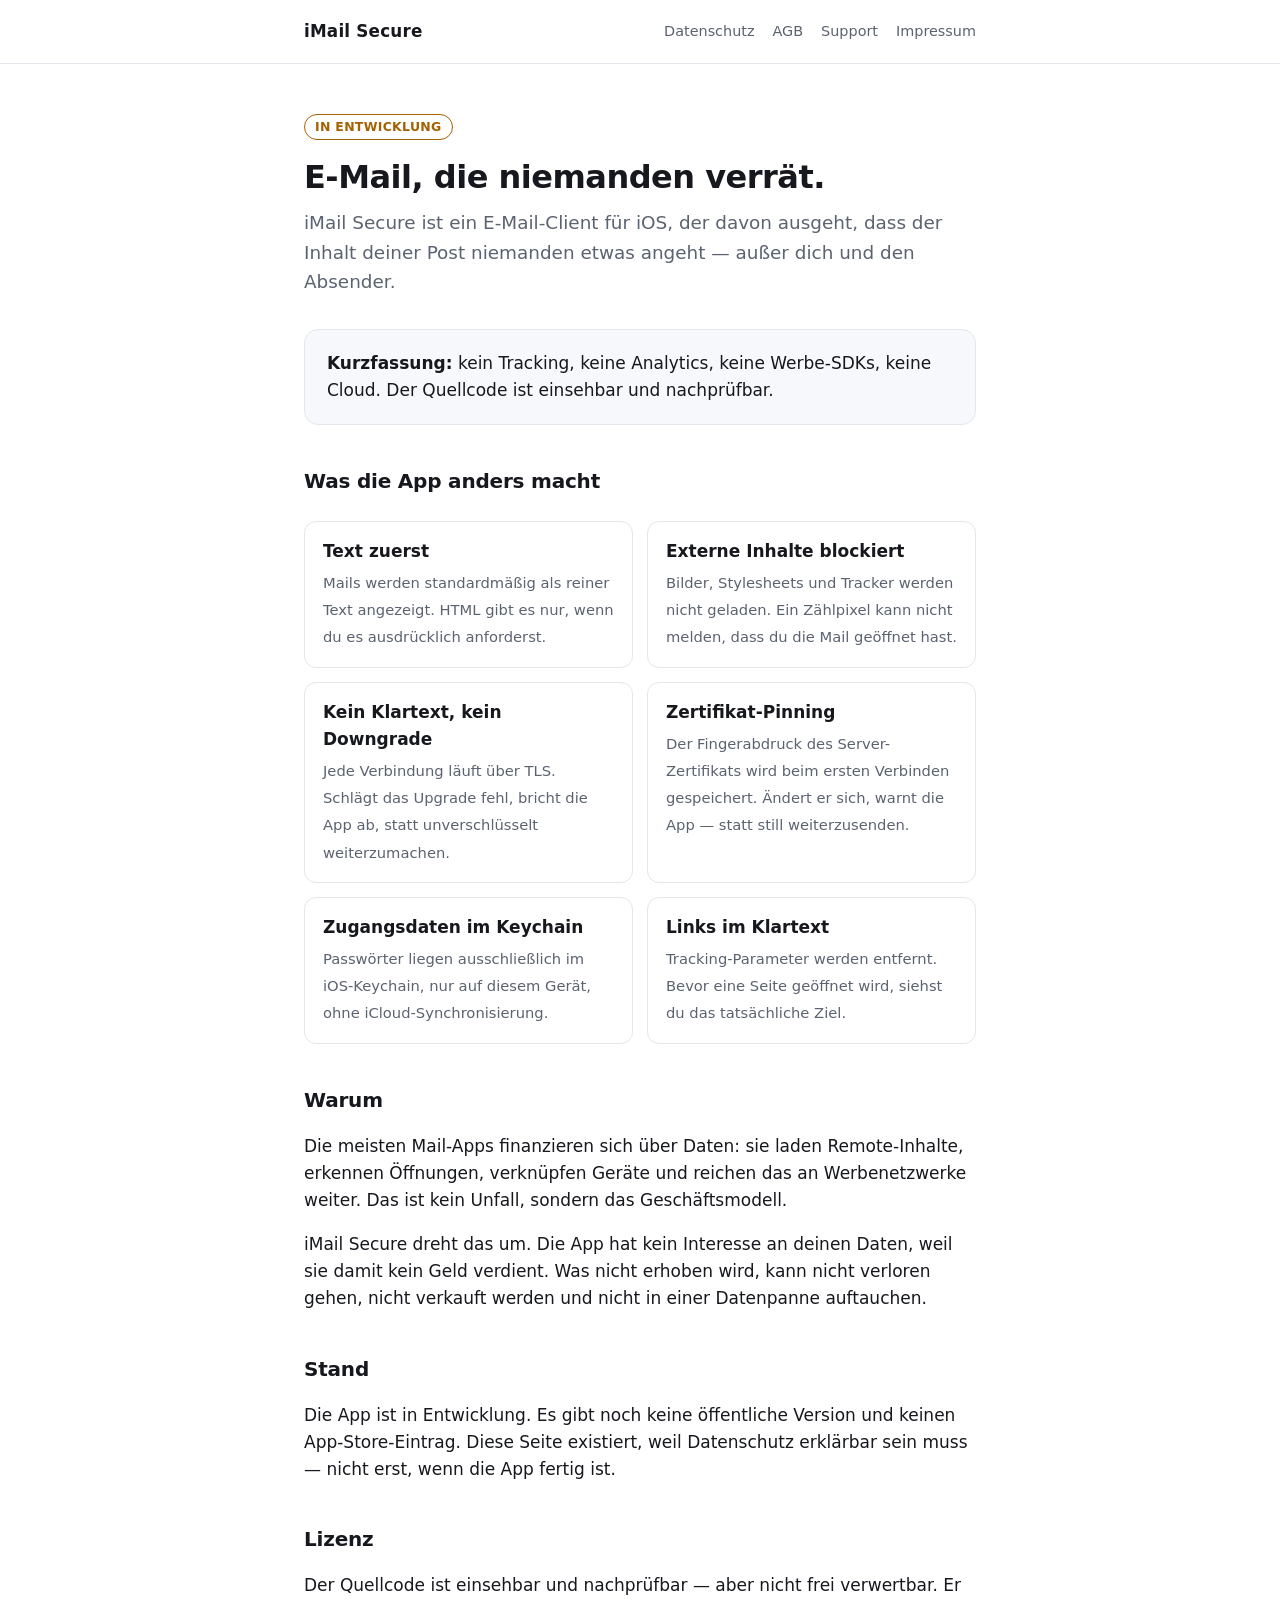
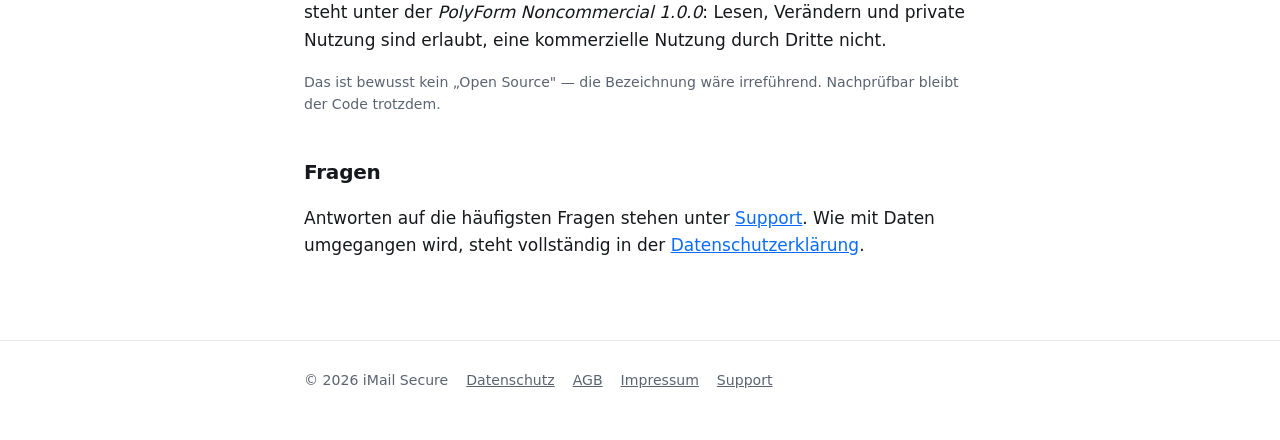
<file: index.html>
<!doctype html>
<html lang="de">
<head>
<meta charset="utf-8">
<meta name="viewport" content="width=device-width, initial-scale=1">
<title>iMail Secure — E-Mail-Client für iOS ohne Tracking</title>
<meta name="description" content="iMail Secure ist ein datenschutzfreundlicher E-Mail-Client für iOS: TLS-only, Zertifikat-Pinning, Text zuerst, HTML nur auf Knopfdruck. Kein Tracking, keine Telemetrie.">
<meta name="robots" content="index, follow">
<link rel="stylesheet" href="style.css">
<!-- Keine externen Ressourcen: keine Fonts, keine Skripte, keine Analytics. -->
</head>
<body>

<header class="site">
  <div class="wrap">
    <a class="brand" href="index.html">iMail Secure</a>
    <nav>
      <a href="privacy.html">Datenschutz</a>
      <a href="terms.html">AGB</a>
      <a href="support.html">Support</a>
      <a href="privacy.html#impressum">Impressum</a>
    </nav>
  </div>
</header>

<main>
  <div class="wrap">
    <span class="badge">In Entwicklung</span>

    <h1>E-Mail, die niemanden verrät.</h1>
    <p class="lead">
      iMail Secure ist ein E-Mail-Client für iOS, der davon ausgeht, dass der Inhalt
      deiner Post niemanden etwas angeht — außer dich und den Absender.
    </p>

    <div class="card">
      <p style="margin:0">
        <strong>Kurzfassung:</strong> kein Tracking, keine Analytics, keine Werbe-SDKs,
        keine Cloud. Der Quellcode ist einsehbar und nachprüfbar.
      </p>
    </div>

    <h2>Was die App anders macht</h2>

    <div class="grid">
      <div class="feature">
        <strong>Text zuerst</strong>
        <span>Mails werden standardmäßig als reiner Text angezeigt. HTML gibt es nur,
        wenn du es ausdrücklich anforderst.</span>
      </div>
      <div class="feature">
        <strong>Externe Inhalte blockiert</strong>
        <span>Bilder, Stylesheets und Tracker werden nicht geladen. Ein Zählpixel kann
        nicht melden, dass du die Mail geöffnet hast.</span>
      </div>
      <div class="feature">
        <strong>Kein Klartext, kein Downgrade</strong>
        <span>Jede Verbindung läuft über TLS. Schlägt das Upgrade fehl, bricht die App ab,
        statt unverschlüsselt weiterzumachen.</span>
      </div>
      <div class="feature">
        <strong>Zertifikat-Pinning</strong>
        <span>Der Fingerabdruck des Server-Zertifikats wird beim ersten Verbinden gespeichert.
        Ändert er sich, warnt die App — statt still weiterzusenden.</span>
      </div>
      <div class="feature">
        <strong>Zugangsdaten im Keychain</strong>
        <span>Passwörter liegen ausschließlich im iOS-Keychain, nur auf diesem Gerät,
        ohne iCloud-Synchronisierung.</span>
      </div>
      <div class="feature">
        <strong>Links im Klartext</strong>
        <span>Tracking-Parameter werden entfernt. Bevor eine Seite geöffnet wird,
        siehst du das tatsächliche Ziel.</span>
      </div>
    </div>

    <h2>Warum</h2>
    <p>
      Die meisten Mail-Apps finanzieren sich über Daten: sie laden Remote-Inhalte,
      erkennen Öffnungen, verknüpfen Geräte und reichen das an Werbenetzwerke weiter.
      Das ist kein Unfall, sondern das Geschäftsmodell.
    </p>
    <p>
      iMail Secure dreht das um. Die App hat kein Interesse an deinen Daten, weil sie
      damit kein Geld verdient. Was nicht erhoben wird, kann nicht verloren gehen,
      nicht verkauft werden und nicht in einer Datenpanne auftauchen.
    </p>

    <h2>Stand</h2>
    <p>
      Die App ist in Entwicklung. Es gibt noch keine öffentliche Version und keinen
      App-Store-Eintrag. Diese Seite existiert, weil Datenschutz erklärbar sein muss —
      nicht erst, wenn die App fertig ist.
    </p>

    <h2>Lizenz</h2>
    <p>
      Der Quellcode ist einsehbar und nachprüfbar — aber nicht frei verwertbar.
      Er steht unter der <em>PolyForm Noncommercial 1.0.0</em>: Lesen, Verändern
      und private Nutzung sind erlaubt, eine kommerzielle Nutzung durch Dritte
      nicht.
    </p>
    <p class="small muted">
      Das ist bewusst kein „Open Source" — die Bezeichnung wäre irreführend.
      Nachprüfbar bleibt der Code trotzdem.
    </p>

    <h2>Fragen</h2>
    <p>
      Antworten auf die häufigsten Fragen stehen unter
      <a href="support.html">Support</a>. Wie mit Daten umgegangen wird, steht
      vollständig in der <a href="privacy.html">Datenschutzerklärung</a>.
    </p>
  </div>
</main>

<footer class="site">
  <div class="wrap">
    <span>© 2026 iMail Secure</span>
    <a href="privacy.html">Datenschutz</a>
    <a href="terms.html">AGB</a>
    <a href="privacy.html#impressum">Impressum</a>
    <a href="support.html">Support</a>
  </div>
</footer>

</body>
</html>
</file>
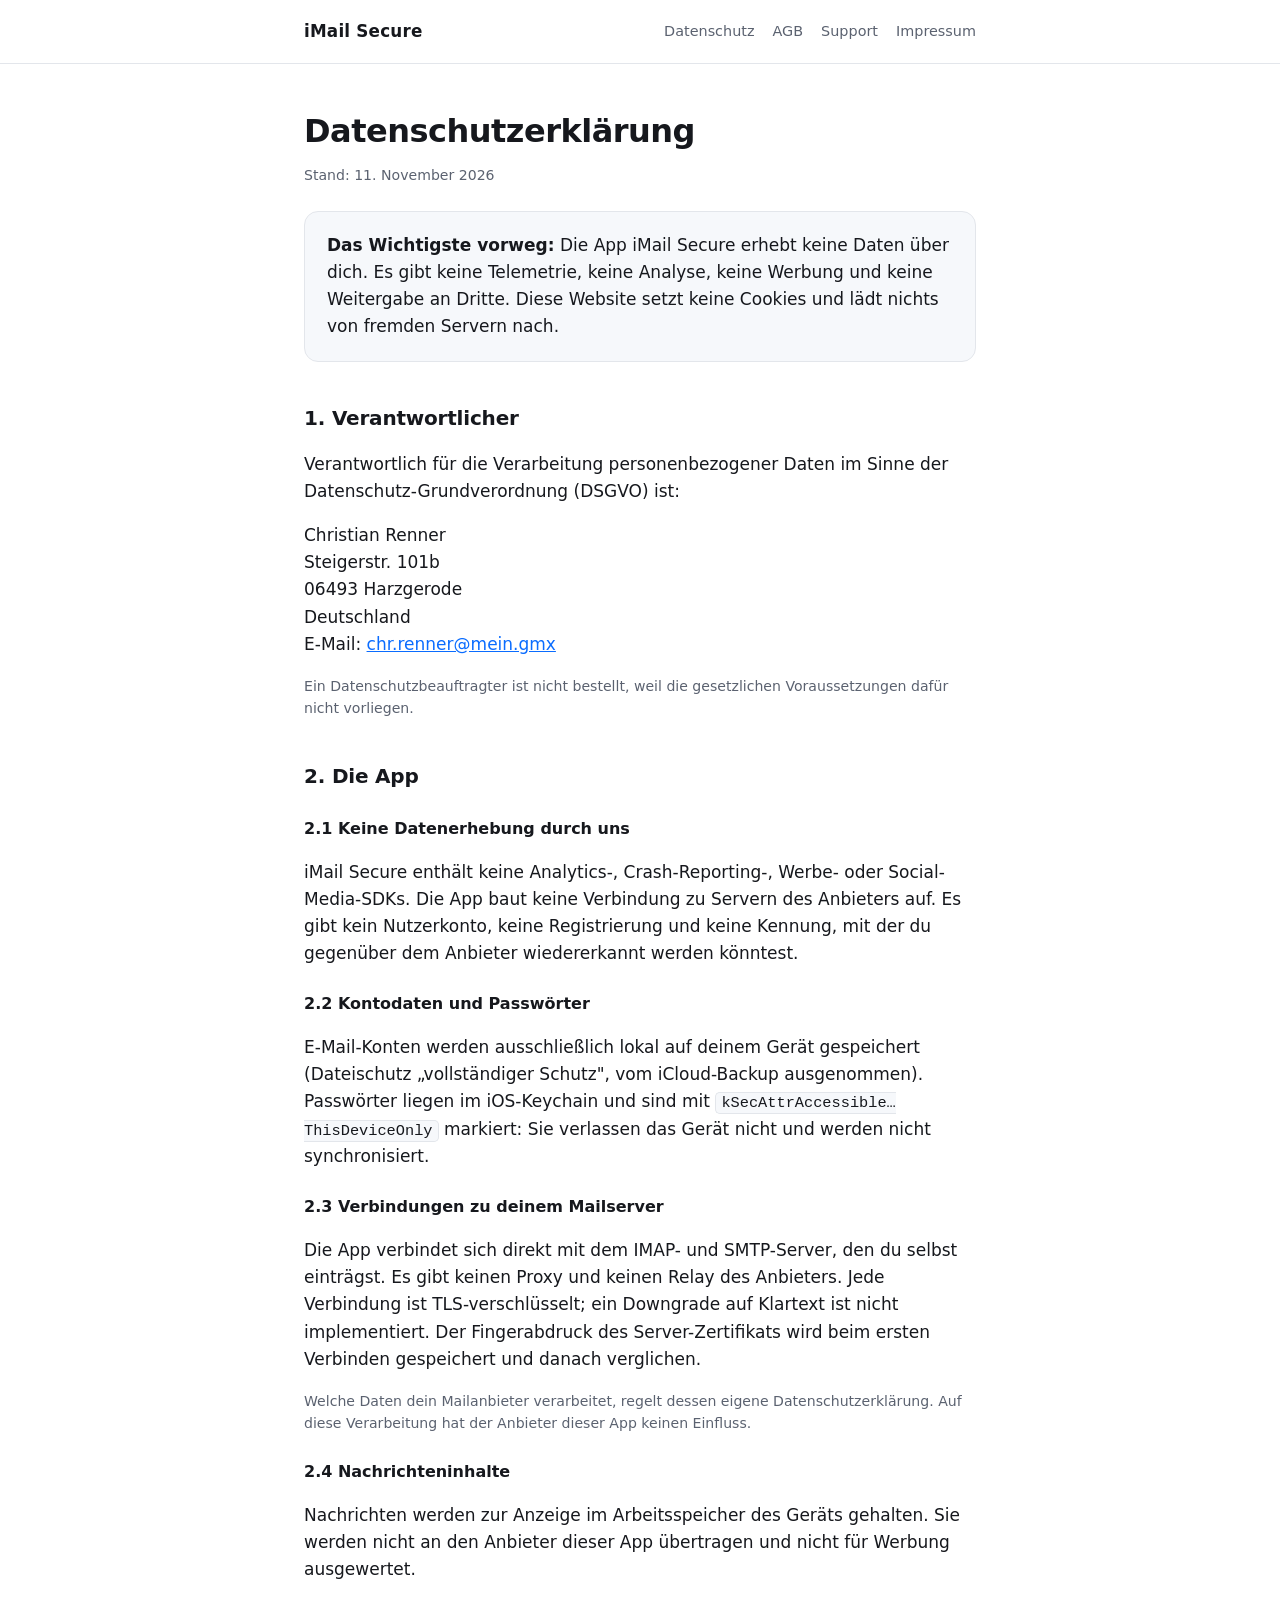
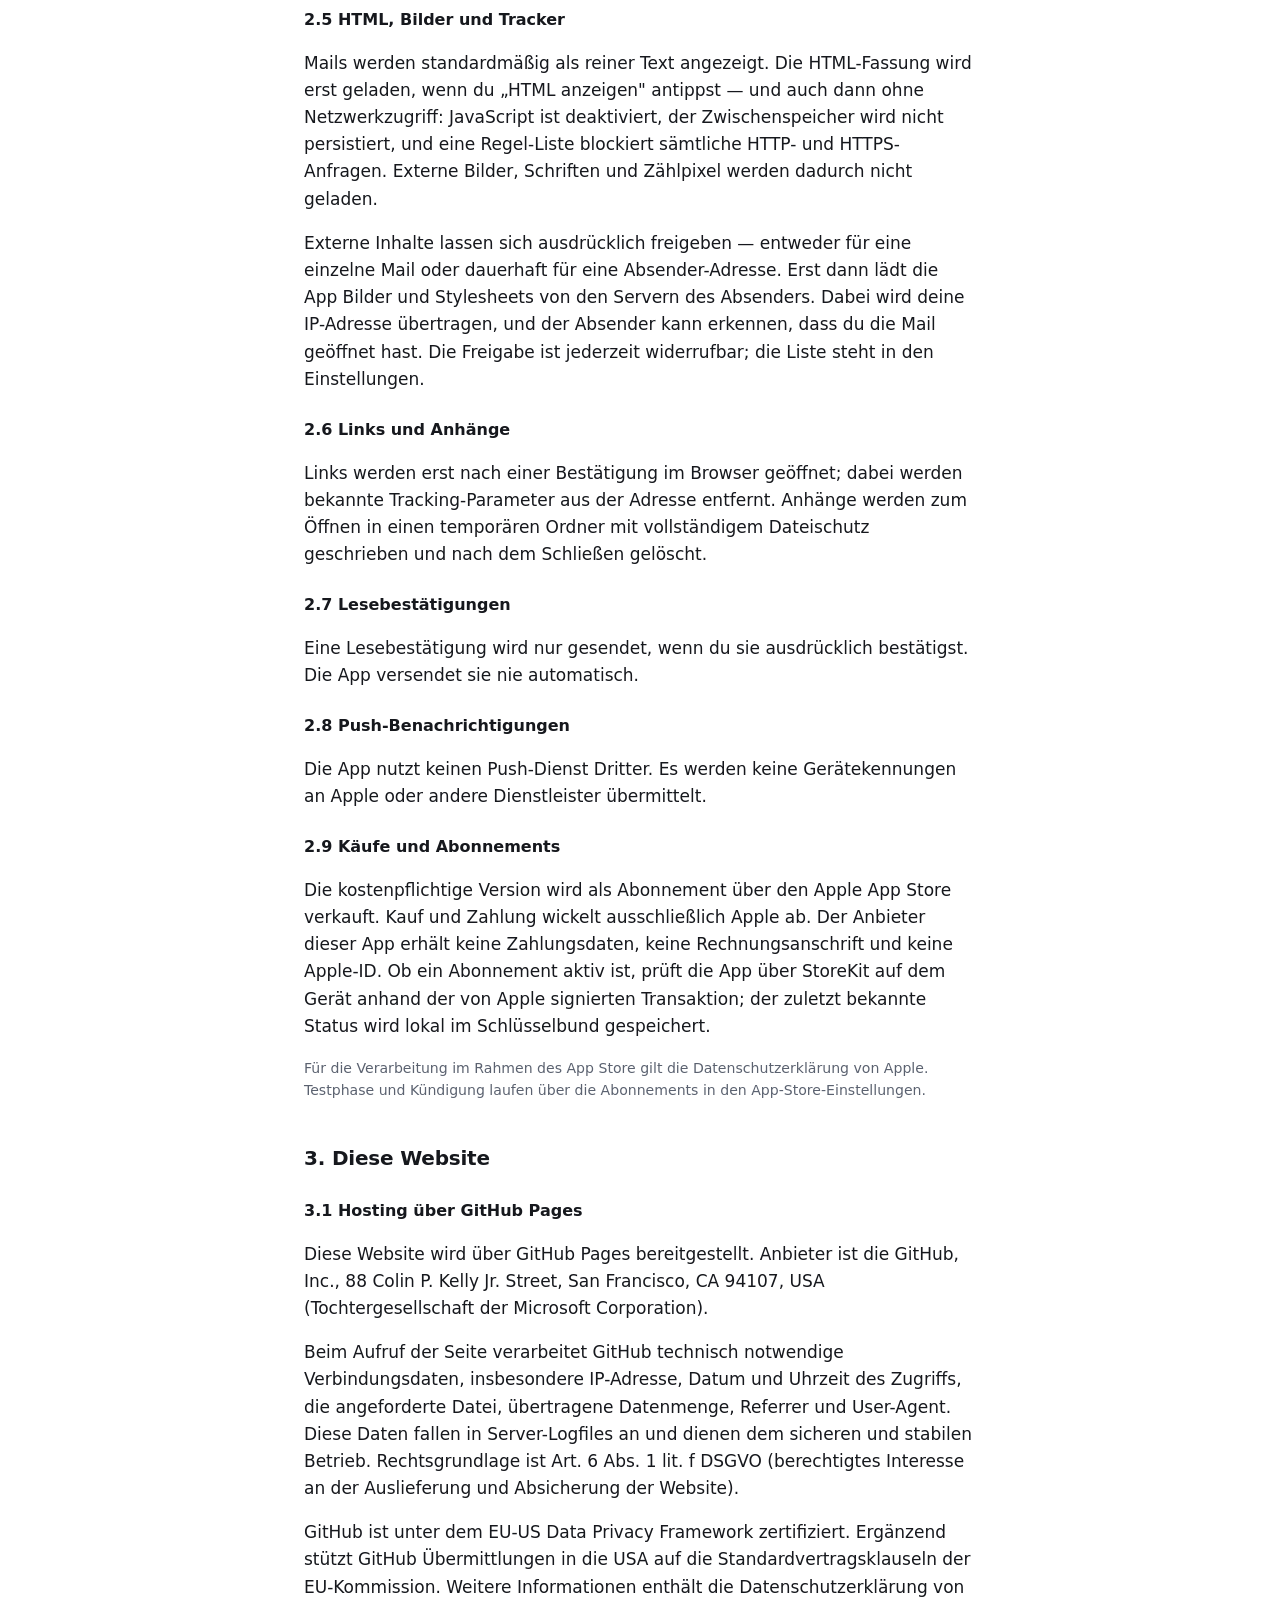
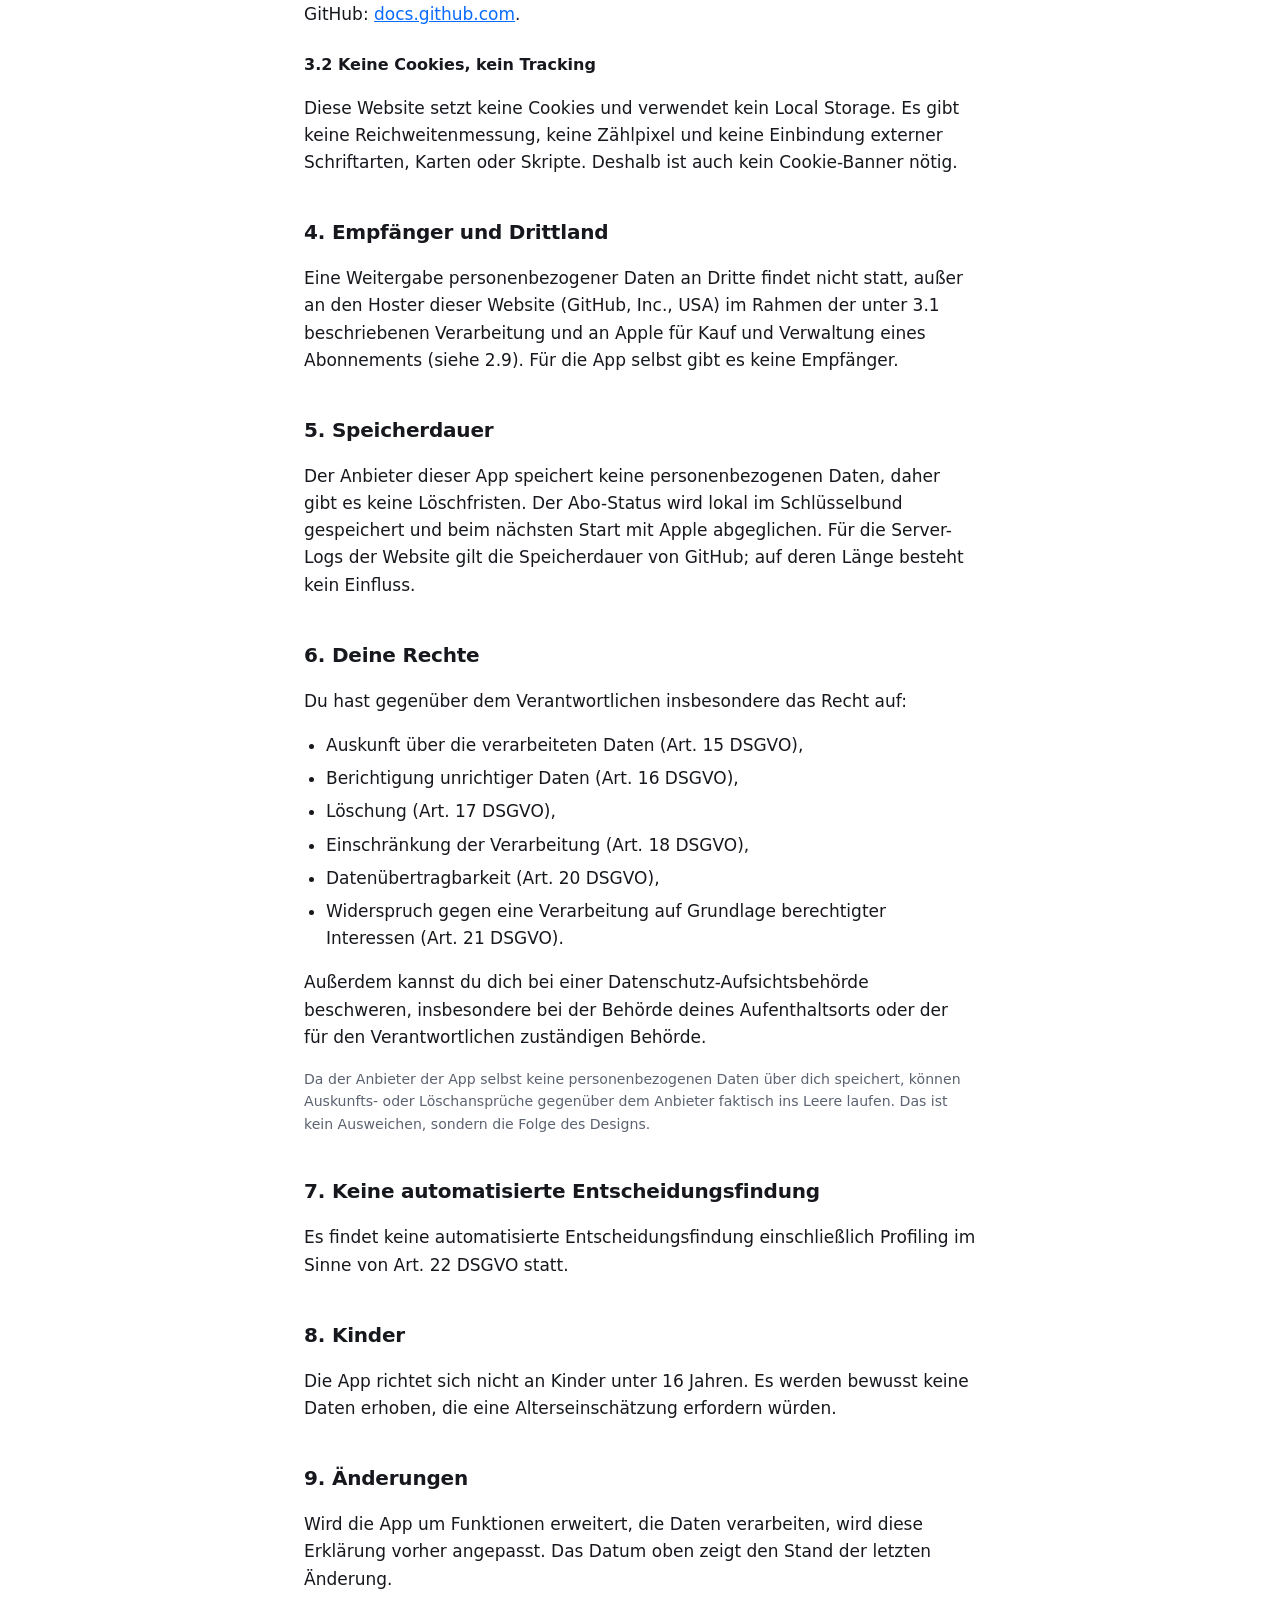
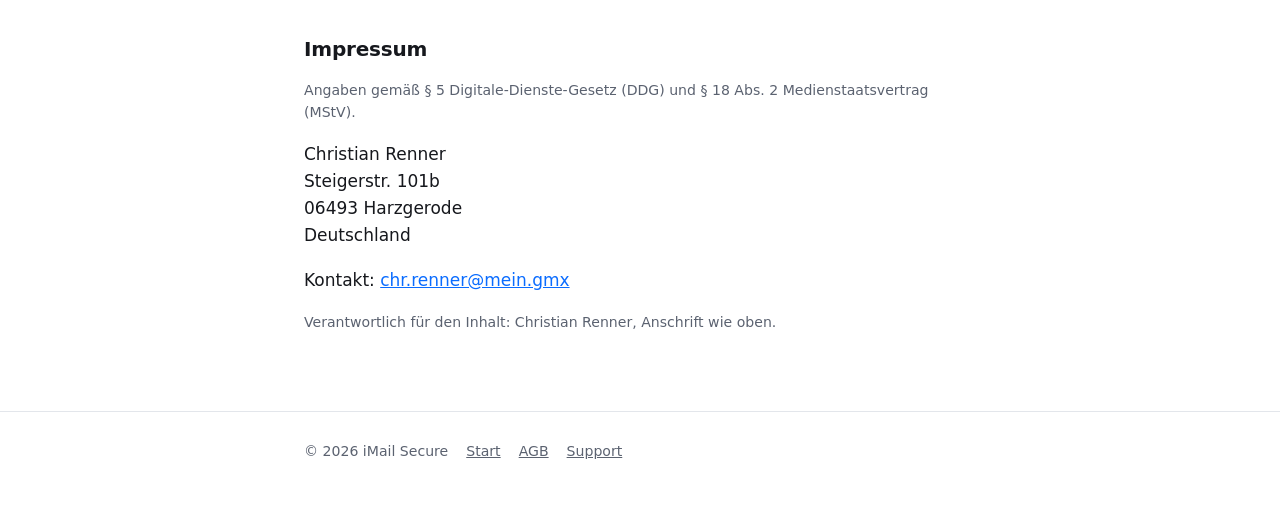
<file: privacy.html>
<!doctype html>
<html lang="de">
<head>
<meta charset="utf-8">
<meta name="viewport" content="width=device-width, initial-scale=1">
<title>Datenschutzerklärung — iMail Secure</title>
<meta name="description" content="Datenschutzerklärung für die iOS-App iMail Secure und diese Website: keine Telemetrie, kein Tracking, keine Weitergabe von Daten.">
<meta name="robots" content="index, follow">
<link rel="stylesheet" href="style.css">
<!-- Keine externen Ressourcen: keine Fonts, keine Skripte, keine Analytics. -->
</head>
<body>

<header class="site">
  <div class="wrap">
    <a class="brand" href="index.html">iMail Secure</a>
    <nav>
      <a href="privacy.html">Datenschutz</a>
      <a href="terms.html">AGB</a>
      <a href="support.html">Support</a>
      <a href="privacy.html#impressum">Impressum</a>
    </nav>
  </div>
</header>

<main>
  <div class="wrap">

    <h1>Datenschutzerklärung</h1>
    <p class="muted small">Stand: 11. November 2026</p>

    <div class="card">
      <p style="margin:0">
        <strong>Das Wichtigste vorweg:</strong> Die App iMail Secure erhebt keine Daten
        über dich. Es gibt keine Telemetrie, keine Analyse, keine Werbung und keine
        Weitergabe an Dritte. Diese Website setzt keine Cookies und lädt nichts von
        fremden Servern nach.
      </p>
    </div>

    <h2>1. Verantwortlicher</h2>
    <p>
      Verantwortlich für die Verarbeitung personenbezogener Daten im Sinne der
      Datenschutz-Grundverordnung (DSGVO) ist:
    </p>
    <p>
      Christian Renner<br>
      Steigerstr. 101b<br>
      06493 Harzgerode<br>
      Deutschland<br>
      E-Mail: <a href="mailto:chr.renner@mein.gmx">chr.renner@mein.gmx</a>
    </p>
    <p class="small muted">
      Ein Datenschutzbeauftragter ist nicht bestellt, weil die gesetzlichen
      Voraussetzungen dafür nicht vorliegen.
    </p>

    <h2>2. Die App</h2>

    <h3>2.1 Keine Datenerhebung durch uns</h3>
    <p>
      iMail Secure enthält keine Analytics-, Crash-Reporting-, Werbe- oder
      Social-Media-SDKs. Die App baut keine Verbindung zu Servern des Anbieters auf.
      Es gibt kein Nutzerkonto, keine Registrierung und keine Kennung, mit der du
      gegenüber dem Anbieter wiedererkannt werden könntest.
    </p>

    <h3>2.2 Kontodaten und Passwörter</h3>
    <p>
      E-Mail-Konten werden ausschließlich lokal auf deinem Gerät gespeichert
      (Dateischutz „vollständiger Schutz", vom iCloud-Backup ausgenommen).
      Passwörter liegen im iOS-Keychain und sind mit
      <code>kSecAttrAccessible…ThisDeviceOnly</code> markiert: Sie verlassen das
      Gerät nicht und werden nicht synchronisiert.
    </p>

    <h3>2.3 Verbindungen zu deinem Mailserver</h3>
    <p>
      Die App verbindet sich direkt mit dem IMAP- und SMTP-Server, den du selbst
      einträgst. Es gibt keinen Proxy und keinen Relay des Anbieters. Jede Verbindung
      ist TLS-verschlüsselt; ein Downgrade auf Klartext ist nicht implementiert.
      Der Fingerabdruck des Server-Zertifikats wird beim ersten Verbinden gespeichert
      und danach verglichen.
    </p>
    <p class="small muted">
      Welche Daten dein Mailanbieter verarbeitet, regelt dessen eigene
      Datenschutzerklärung. Auf diese Verarbeitung hat der Anbieter dieser App
      keinen Einfluss.
    </p>

    <h3>2.4 Nachrichteninhalte</h3>
    <p>
      Nachrichten werden zur Anzeige im Arbeitsspeicher des Geräts gehalten. Sie
      werden nicht an den Anbieter dieser App übertragen und nicht für Werbung
      ausgewertet.
    </p>

    <h3>2.5 HTML, Bilder und Tracker</h3>
    <p>
      Mails werden standardmäßig als reiner Text angezeigt. Die HTML-Fassung wird
      erst geladen, wenn du „HTML anzeigen" antippst — und auch dann ohne
      Netzwerkzugriff: JavaScript ist deaktiviert, der Zwischenspeicher wird nicht
      persistiert, und eine Regel-Liste blockiert sämtliche HTTP- und HTTPS-Anfragen.
      Externe Bilder, Schriften und Zählpixel werden dadurch nicht geladen.
    </p>
    <p>
      Externe Inhalte lassen sich ausdrücklich freigeben — entweder für eine
      einzelne Mail oder dauerhaft für eine Absender-Adresse. Erst dann lädt die
      App Bilder und Stylesheets von den Servern des Absenders. Dabei wird deine
      IP-Adresse übertragen, und der Absender kann erkennen, dass du die Mail
      geöffnet hast. Die Freigabe ist jederzeit widerrufbar; die Liste steht in
      den Einstellungen.
    </p>

    <h3>2.6 Links und Anhänge</h3>
    <p>
      Links werden erst nach einer Bestätigung im Browser geöffnet; dabei werden
      bekannte Tracking-Parameter aus der Adresse entfernt. Anhänge werden zum Öffnen
      in einen temporären Ordner mit vollständigem Dateischutz geschrieben und nach
      dem Schließen gelöscht.
    </p>

    <h3>2.7 Lesebestätigungen</h3>
    <p>
      Eine Lesebestätigung wird nur gesendet, wenn du sie ausdrücklich bestätigst.
      Die App versendet sie nie automatisch.
    </p>

    <h3>2.8 Push-Benachrichtigungen</h3>
    <p>
      Die App nutzt keinen Push-Dienst Dritter. Es werden keine Gerätekennungen an
      Apple oder andere Dienstleister übermittelt.
    </p>

    <h3>2.9 Käufe und Abonnements</h3>
    <p>
      Die kostenpflichtige Version wird als Abonnement über den Apple App Store
      verkauft. Kauf und Zahlung wickelt ausschließlich Apple ab. Der Anbieter
      dieser App erhält keine Zahlungsdaten, keine Rechnungsanschrift und keine
      Apple-ID. Ob ein Abonnement aktiv ist, prüft die App über StoreKit auf dem
      Gerät anhand der von Apple signierten Transaktion; der zuletzt bekannte
      Status wird lokal im Schlüsselbund gespeichert.
    </p>
    <p class="small muted">
      Für die Verarbeitung im Rahmen des App Store gilt die Datenschutzerklärung
      von Apple. Testphase und Kündigung laufen über die Abonnements in den
      App-Store-Einstellungen.
    </p>

    <h2>3. Diese Website</h2>

    <h3>3.1 Hosting über GitHub Pages</h3>
    <p>
      Diese Website wird über GitHub Pages bereitgestellt. Anbieter ist die
      GitHub, Inc., 88 Colin P. Kelly Jr. Street, San Francisco, CA 94107, USA
      (Tochtergesellschaft der Microsoft Corporation).
    </p>
    <p>
      Beim Aufruf der Seite verarbeitet GitHub technisch notwendige Verbindungsdaten,
      insbesondere IP-Adresse, Datum und Uhrzeit des Zugriffs, die angeforderte Datei,
      übertragene Datenmenge, Referrer und User-Agent. Diese Daten fallen in
      Server-Logfiles an und dienen dem sicheren und stabilen Betrieb.
      Rechtsgrundlage ist Art. 6 Abs. 1 lit. f DSGVO (berechtigtes Interesse an der
      Auslieferung und Absicherung der Website).
    </p>
    <p>
      GitHub ist unter dem EU-US Data Privacy Framework zertifiziert. Ergänzend
      stützt GitHub Übermittlungen in die USA auf die Standardvertragsklauseln der
      EU-Kommission. Weitere Informationen enthält die Datenschutzerklärung von
      GitHub: <a href="https://docs.github.com/de/site-policy/privacy-policies/github-general-privacy-statement" rel="noopener noreferrer">docs.github.com</a>.
    </p>

    <h3>3.2 Keine Cookies, kein Tracking</h3>
    <p>
      Diese Website setzt keine Cookies und verwendet kein Local Storage. Es gibt
      keine Reichweitenmessung, keine Zählpixel und keine Einbindung externer
      Schriftarten, Karten oder Skripte. Deshalb ist auch kein Cookie-Banner nötig.
    </p>

    <h2>4. Empfänger und Drittland</h2>
    <p>
      Eine Weitergabe personenbezogener Daten an Dritte findet nicht statt, außer an
      den Hoster dieser Website (GitHub, Inc., USA) im Rahmen der unter 3.1
      beschriebenen Verarbeitung und an Apple für Kauf und Verwaltung eines
      Abonnements (siehe 2.9). Für die App selbst gibt es keine Empfänger.
    </p>

    <h2>5. Speicherdauer</h2>
    <p>
      Der Anbieter dieser App speichert keine personenbezogenen Daten, daher gibt es
      keine Löschfristen. Der Abo-Status wird lokal im Schlüsselbund gespeichert und
      beim nächsten Start mit Apple abgeglichen. Für die Server-Logs der Website gilt die Speicherdauer von
      GitHub; auf deren Länge besteht kein Einfluss.
    </p>

    <h2>6. Deine Rechte</h2>
    <p>Du hast gegenüber dem Verantwortlichen insbesondere das Recht auf:</p>
    <ul>
      <li>Auskunft über die verarbeiteten Daten (Art. 15 DSGVO),</li>
      <li>Berichtigung unrichtiger Daten (Art. 16 DSGVO),</li>
      <li>Löschung (Art. 17 DSGVO),</li>
      <li>Einschränkung der Verarbeitung (Art. 18 DSGVO),</li>
      <li>Datenübertragbarkeit (Art. 20 DSGVO),</li>
      <li>Widerspruch gegen eine Verarbeitung auf Grundlage berechtigter Interessen
          (Art. 21 DSGVO).</li>
    </ul>
    <p>
      Außerdem kannst du dich bei einer Datenschutz-Aufsichtsbehörde beschweren,
      insbesondere bei der Behörde deines Aufenthaltsorts oder der für den
      Verantwortlichen zuständigen Behörde.
    </p>
    <p class="small muted">
      Da der Anbieter der App selbst keine personenbezogenen Daten über dich
      speichert, können Auskunfts- oder Löschansprüche gegenüber dem Anbieter
      faktisch ins Leere laufen. Das ist kein Ausweichen, sondern die Folge des
      Designs.
    </p>

    <h2>7. Keine automatisierte Entscheidungsfindung</h2>
    <p>
      Es findet keine automatisierte Entscheidungsfindung einschließlich Profiling
      im Sinne von Art. 22 DSGVO statt.
    </p>

    <h2>8. Kinder</h2>
    <p>
      Die App richtet sich nicht an Kinder unter 16 Jahren. Es werden bewusst keine
      Daten erhoben, die eine Alterseinschätzung erfordern würden.
    </p>

    <h2>9. Änderungen</h2>
    <p>
      Wird die App um Funktionen erweitert, die Daten verarbeiten, wird diese
      Erklärung vorher angepasst. Das Datum oben zeigt den Stand der letzten
      Änderung.
    </p>

    <h2 id="impressum">Impressum</h2>
    <p class="small muted">
      Angaben gemäß § 5 Digitale-Dienste-Gesetz (DDG) und § 18 Abs. 2
      Medienstaatsvertrag (MStV).
    </p>
    <p>
      Christian Renner<br>
      Steigerstr. 101b<br>
      06493 Harzgerode<br>
      Deutschland
    </p>
    <p>
      Kontakt: <a href="mailto:chr.renner@mein.gmx">chr.renner@mein.gmx</a>
    </p>
    <p class="small muted">
      Verantwortlich für den Inhalt: Christian Renner,
      Anschrift wie oben.
    </p>

  </div>
</main>

<footer class="site">
  <div class="wrap">
    <span>© 2026 iMail Secure</span>
    <a href="index.html">Start</a>
    <a href="terms.html">AGB</a>
    <a href="support.html">Support</a>
  </div>
</footer>

</body>
</html>
</file>
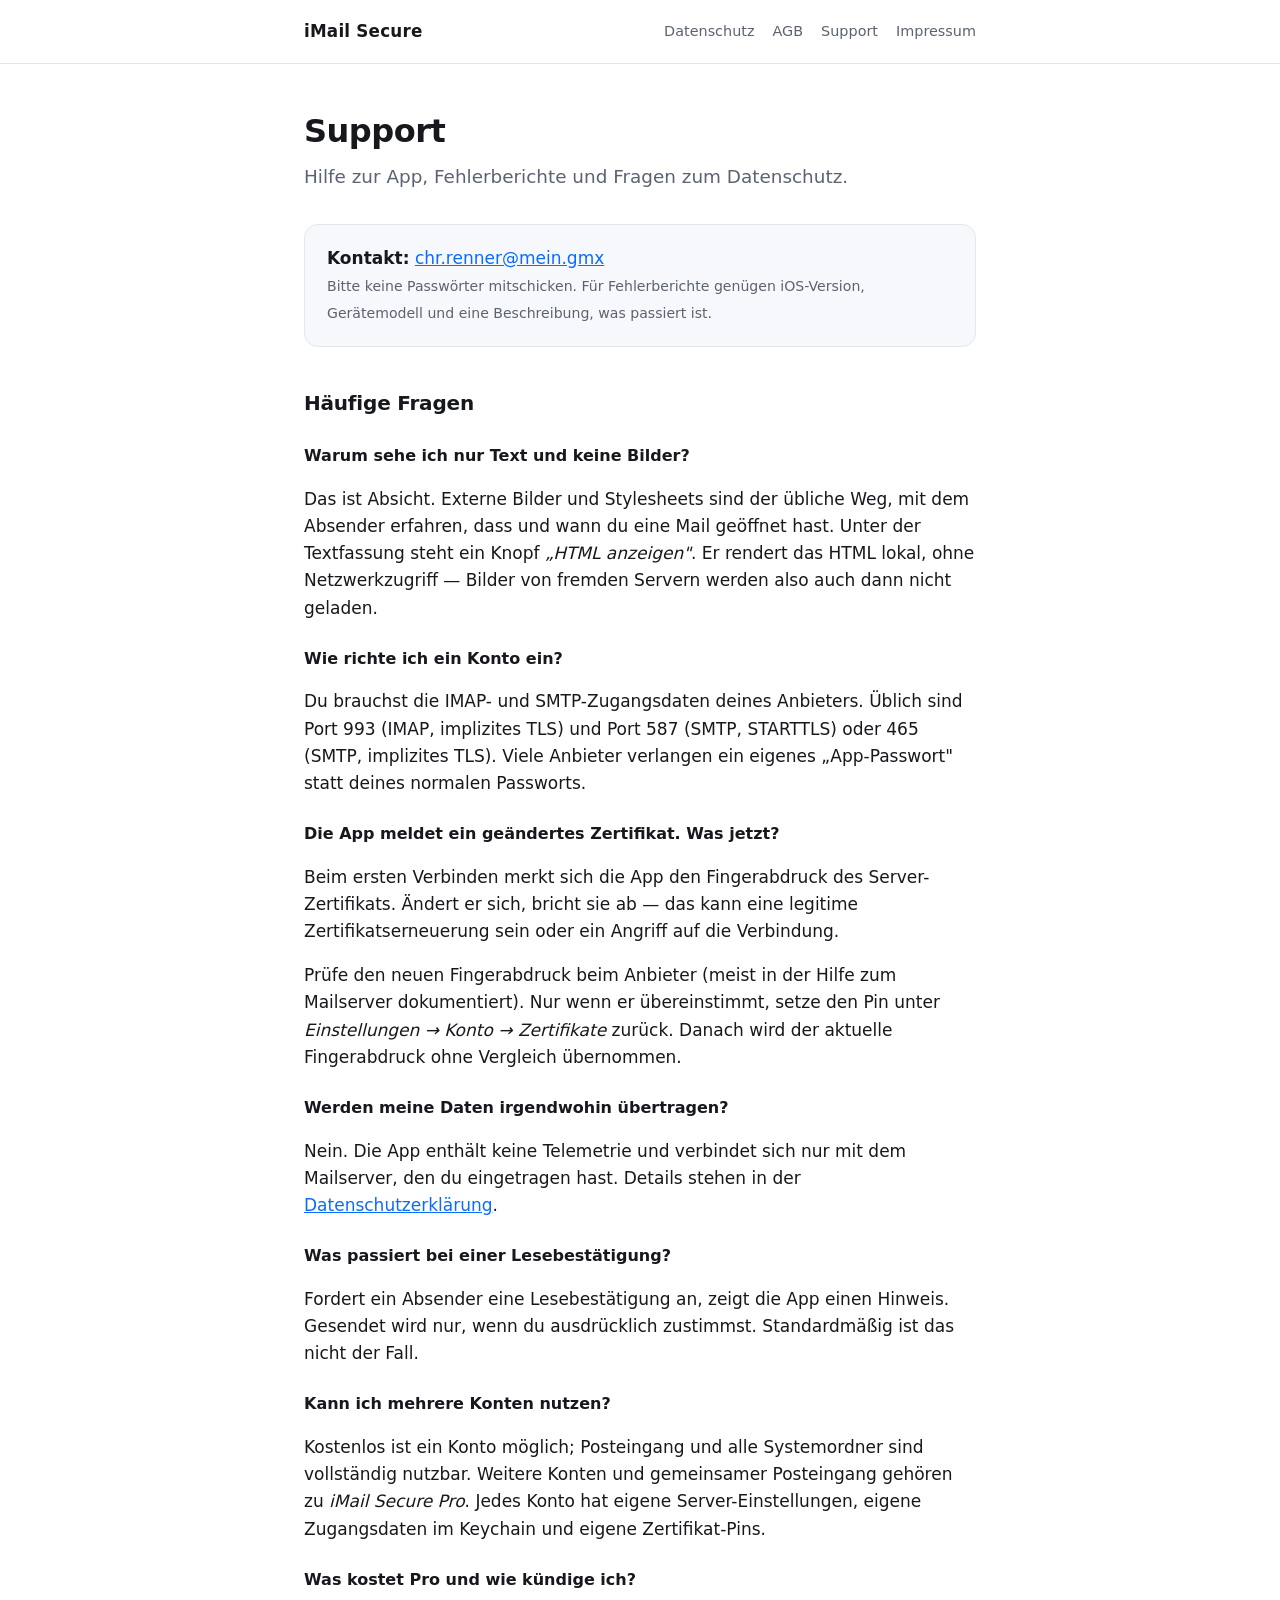
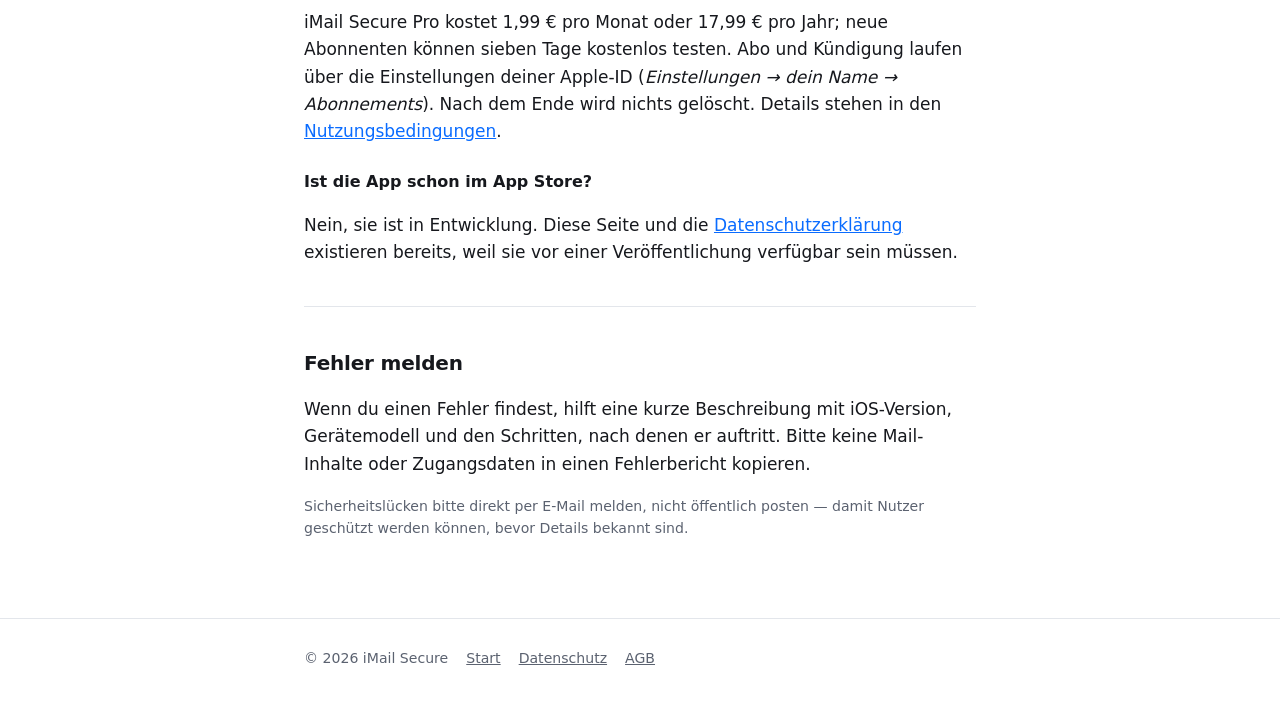
<file: support.html>
<!doctype html>
<html lang="de">
<head>
<meta charset="utf-8">
<meta name="viewport" content="width=device-width, initial-scale=1">
<title>Support — iMail Secure</title>
<meta name="description" content="Hilfe und Kontakt für iMail Secure: Konten einrichten, HTML-Anzeige, Zertifikatswarnungen, Lesebestätigungen.">
<meta name="robots" content="index, follow">
<link rel="stylesheet" href="style.css">
<!-- Keine externen Ressourcen: keine Fonts, keine Skripte, keine Analytics. -->
</head>
<body>

<header class="site">
  <div class="wrap">
    <a class="brand" href="index.html">iMail Secure</a>
    <nav>
      <a href="privacy.html">Datenschutz</a>
      <a href="terms.html">AGB</a>
      <a href="support.html">Support</a>
      <a href="privacy.html#impressum">Impressum</a>
    </nav>
  </div>
</header>

<main>
  <div class="wrap">

    <h1>Support</h1>
    <p class="lead">
      Hilfe zur App, Fehlerberichte und Fragen zum Datenschutz.
    </p>

    <div class="card">
      <p style="margin:0">
        <strong>Kontakt:</strong>
        <a href="mailto:chr.renner@mein.gmx">chr.renner@mein.gmx</a><br>
        <span class="small muted">
          Bitte keine Passwörter mitschicken. Für Fehlerberichte genügen
          iOS-Version, Gerätemodell und eine Beschreibung, was passiert ist.
        </span>
      </p>
    </div>

    <h2>Häufige Fragen</h2>

    <h3>Warum sehe ich nur Text und keine Bilder?</h3>
    <p>
      Das ist Absicht. Externe Bilder und Stylesheets sind der übliche Weg, mit dem
      Absender erfahren, dass und wann du eine Mail geöffnet hast. Unter der
      Textfassung steht ein Knopf <em>„HTML anzeigen"</em>. Er rendert das HTML
      lokal, ohne Netzwerkzugriff — Bilder von fremden Servern werden also auch
      dann nicht geladen.
    </p>

    <h3>Wie richte ich ein Konto ein?</h3>
    <p>
      Du brauchst die IMAP- und SMTP-Zugangsdaten deines Anbieters. Üblich sind
      Port 993 (IMAP, implizites TLS) und Port 587 (SMTP, STARTTLS) oder 465
      (SMTP, implizites TLS). Viele Anbieter verlangen ein eigenes
      „App-Passwort" statt deines normalen Passworts.
    </p>

    <h3>Die App meldet ein geändertes Zertifikat. Was jetzt?</h3>
    <p>
      Beim ersten Verbinden merkt sich die App den Fingerabdruck des
      Server-Zertifikats. Ändert er sich, bricht sie ab — das kann eine legitime
      Zertifikatserneuerung sein oder ein Angriff auf die Verbindung.
    </p>
    <p>
      Prüfe den neuen Fingerabdruck beim Anbieter (meist in der Hilfe zum
      Mailserver dokumentiert). Nur wenn er übereinstimmt, setze den Pin unter
      <em>Einstellungen → Konto → Zertifikate</em> zurück. Danach wird der
      aktuelle Fingerabdruck ohne Vergleich übernommen.
    </p>

    <h3>Werden meine Daten irgendwohin übertragen?</h3>
    <p>
      Nein. Die App enthält keine Telemetrie und verbindet sich nur mit dem
      Mailserver, den du eingetragen hast. Details stehen in der
      <a href="privacy.html">Datenschutzerklärung</a>.
    </p>

    <h3>Was passiert bei einer Lesebestätigung?</h3>
    <p>
      Fordert ein Absender eine Lesebestätigung an, zeigt die App einen Hinweis.
      Gesendet wird nur, wenn du ausdrücklich zustimmst. Standardmäßig ist das
      nicht der Fall.
    </p>

    <h3>Kann ich mehrere Konten nutzen?</h3>
    <p>
      Kostenlos ist ein Konto möglich; Posteingang und alle Systemordner sind
      vollständig nutzbar. Weitere Konten und gemeinsamer Posteingang gehören zu
      <em>iMail Secure Pro</em>. Jedes Konto hat eigene Server-Einstellungen,
      eigene Zugangsdaten im Keychain und eigene Zertifikat-Pins.
    </p>

    <h3>Was kostet Pro und wie kündige ich?</h3>
    <p>
      iMail Secure Pro kostet 1,99 € pro Monat oder 17,99 € pro Jahr; neue
      Abonnenten können sieben Tage kostenlos testen. Abo und Kündigung laufen
      über die Einstellungen deiner Apple-ID
      (<em>Einstellungen → dein Name → Abonnements</em>). Nach dem Ende wird
      nichts gelöscht. Details stehen in den
      <a href="terms.html">Nutzungsbedingungen</a>.
    </p>

    <h3>Ist die App schon im App Store?</h3>
    <p>
      Nein, sie ist in Entwicklung. Diese Seite und die
      <a href="privacy.html">Datenschutzerklärung</a> existieren bereits, weil sie
      vor einer Veröffentlichung verfügbar sein müssen.
    </p>

    <hr>

    <h2>Fehler melden</h2>
    <p>
      Wenn du einen Fehler findest, hilft eine kurze Beschreibung mit
      iOS-Version, Gerätemodell und den Schritten, nach denen er auftritt.
      Bitte keine Mail-Inhalte oder Zugangsdaten in einen Fehlerbericht kopieren.
    </p>
    <p class="small muted">
      Sicherheitslücken bitte direkt per E-Mail melden, nicht öffentlich
      posten — damit Nutzer geschützt werden können, bevor Details bekannt sind.
    </p>

  </div>
</main>

<footer class="site">
  <div class="wrap">
    <span>© 2026 iMail Secure</span>
    <a href="index.html">Start</a>
    <a href="privacy.html">Datenschutz</a>
    <a href="terms.html">AGB</a>
  </div>
</footer>

</body>
</html>
</file>
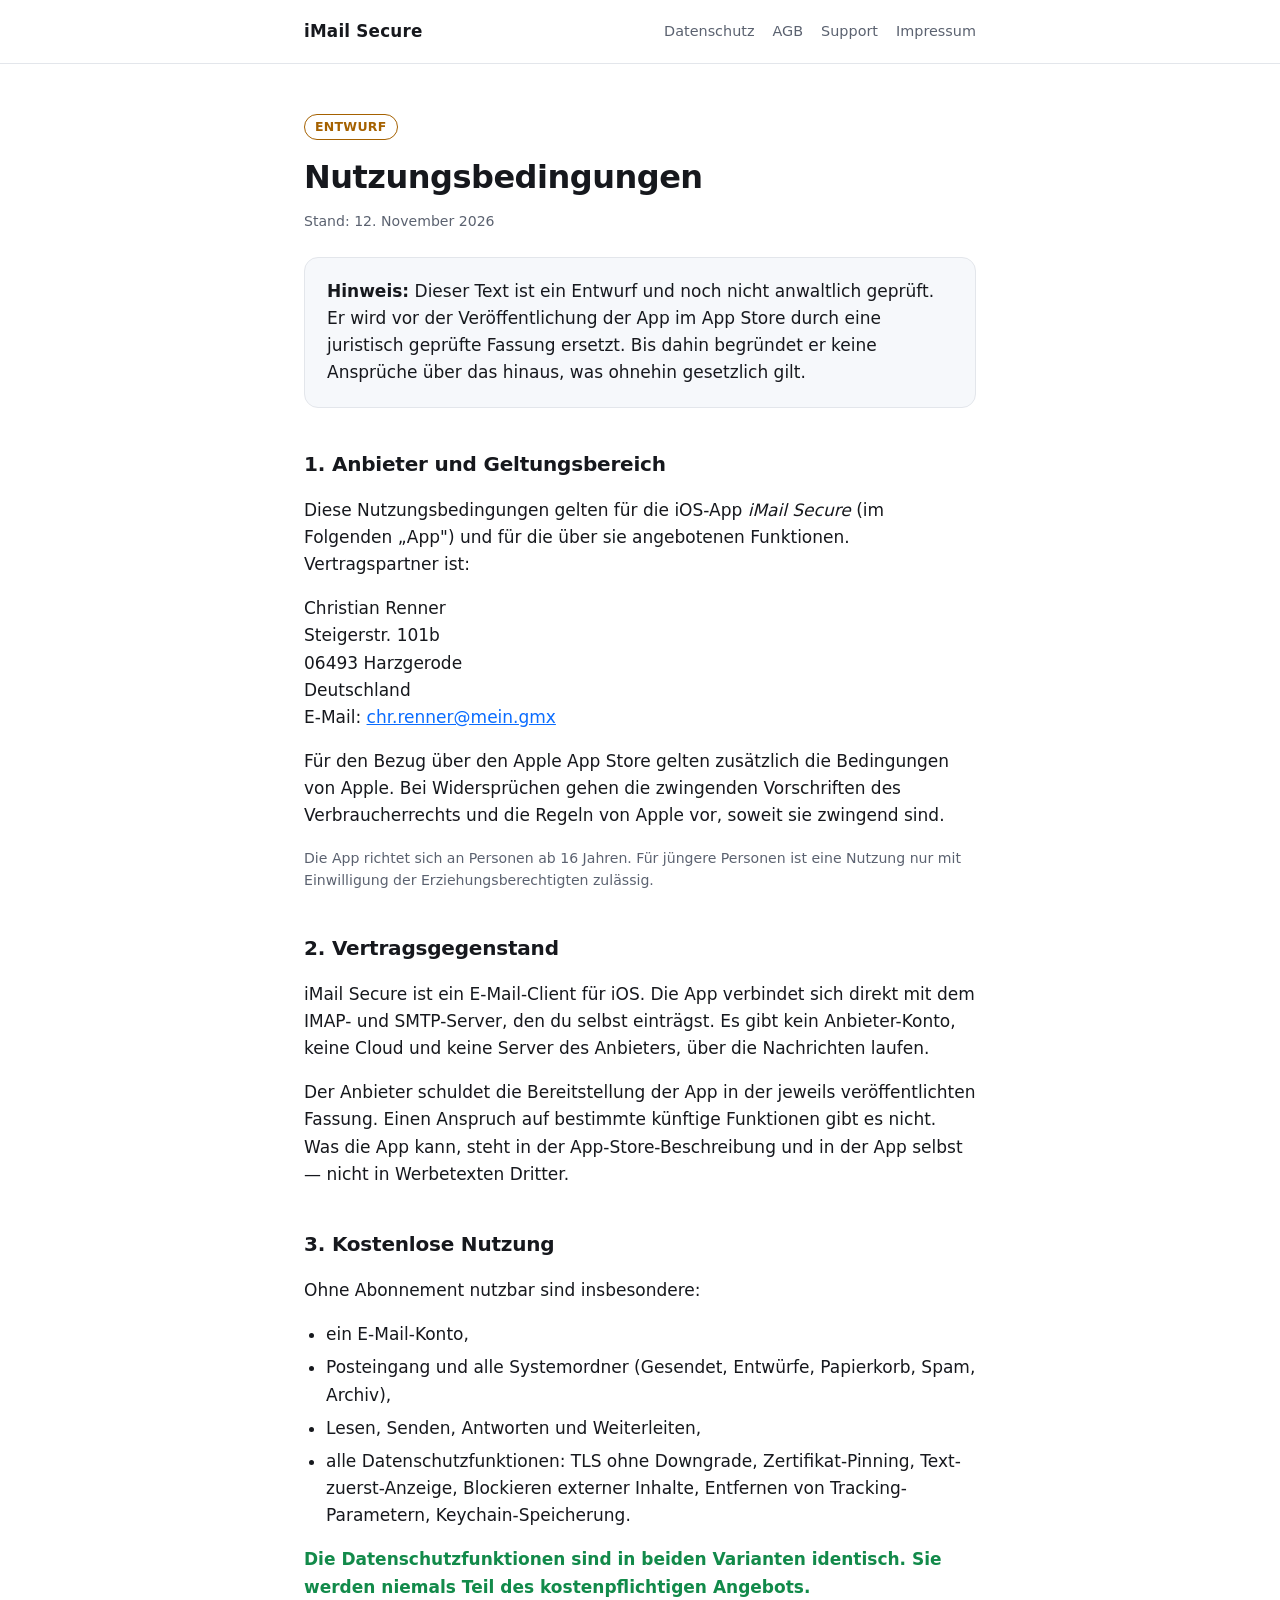
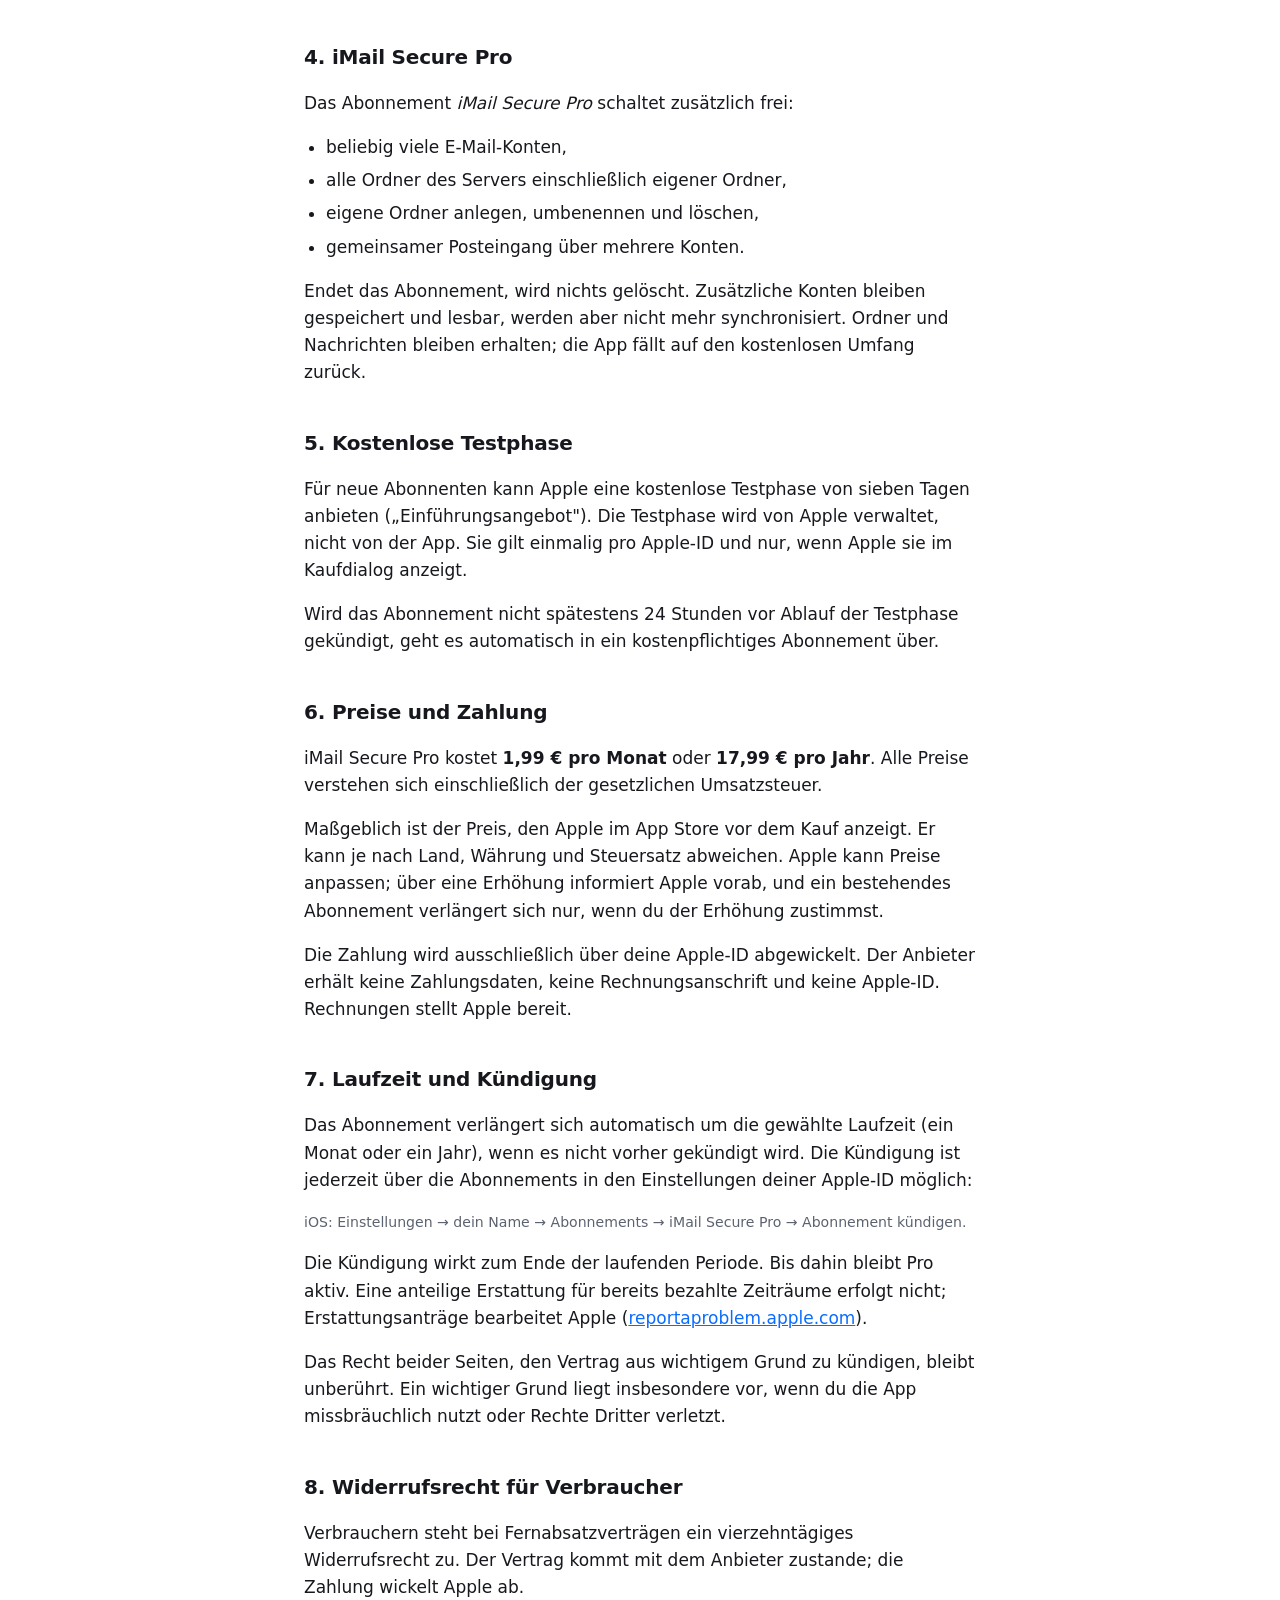
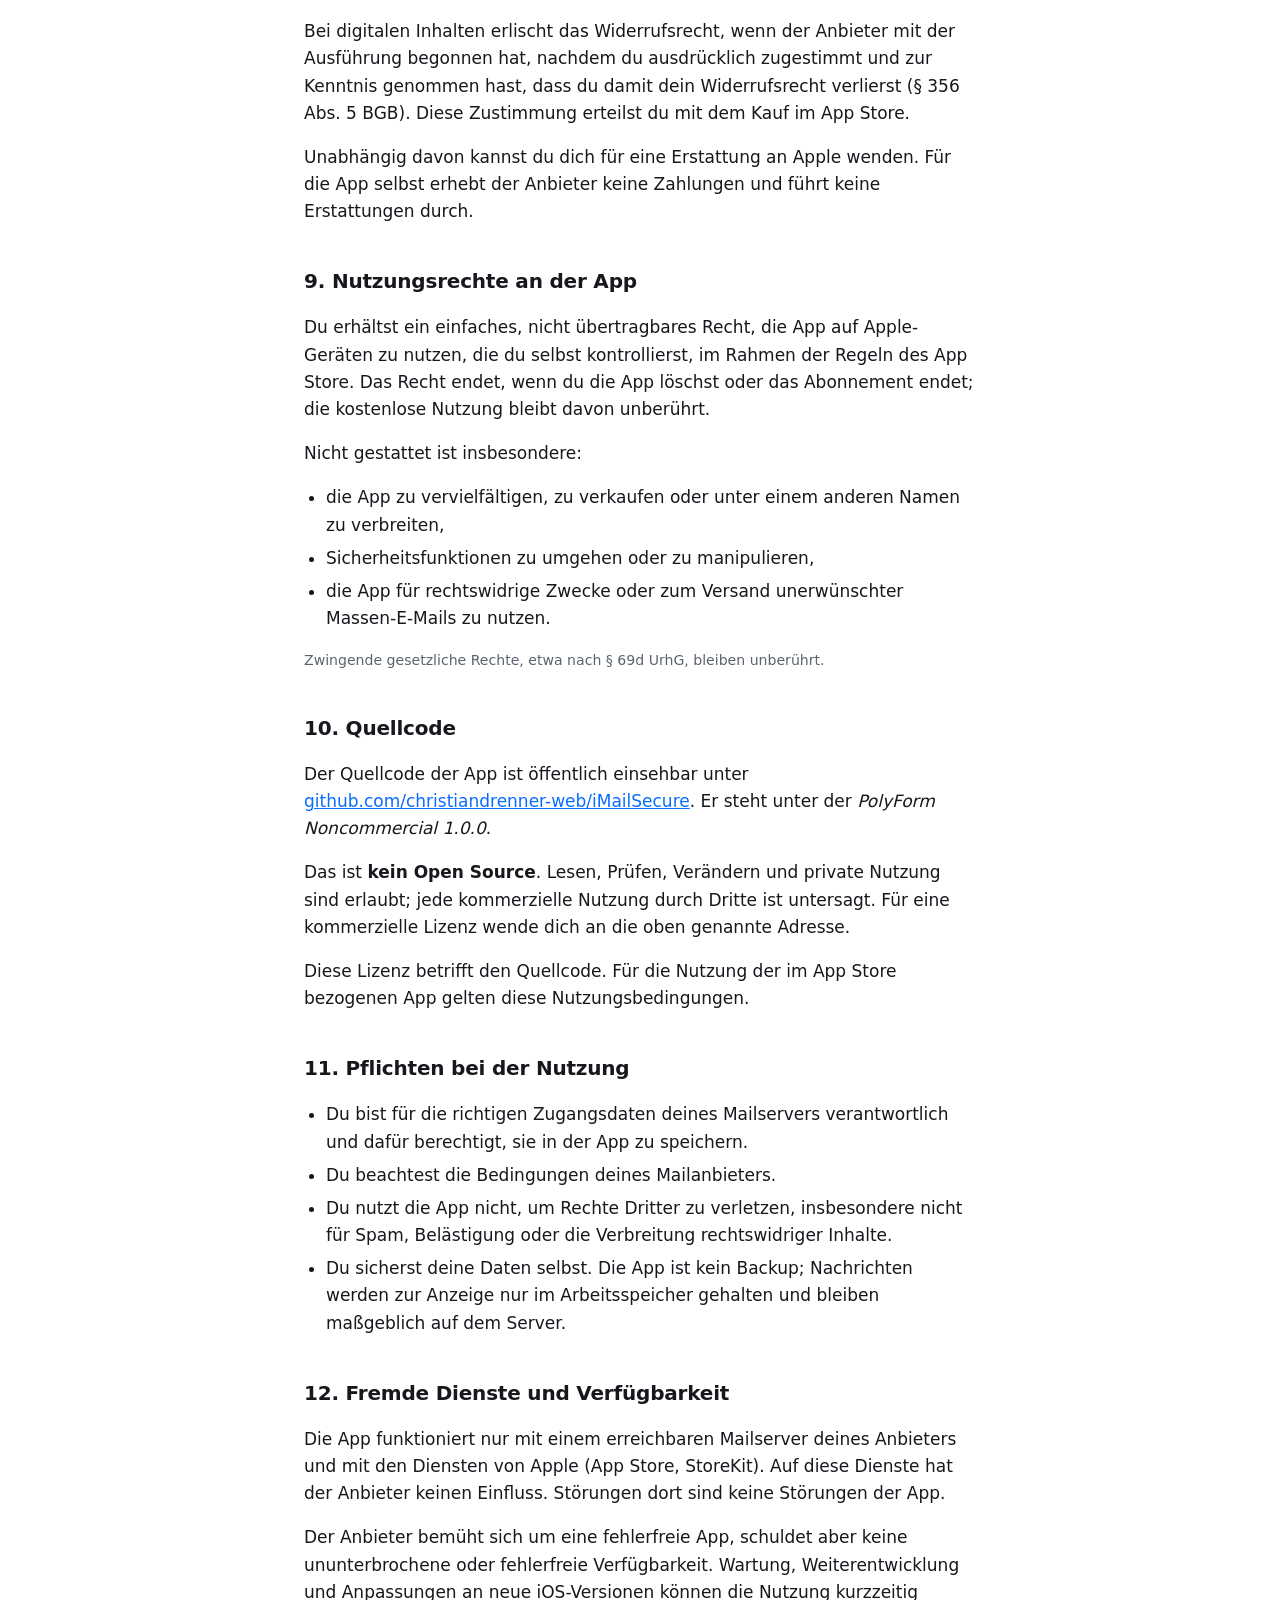
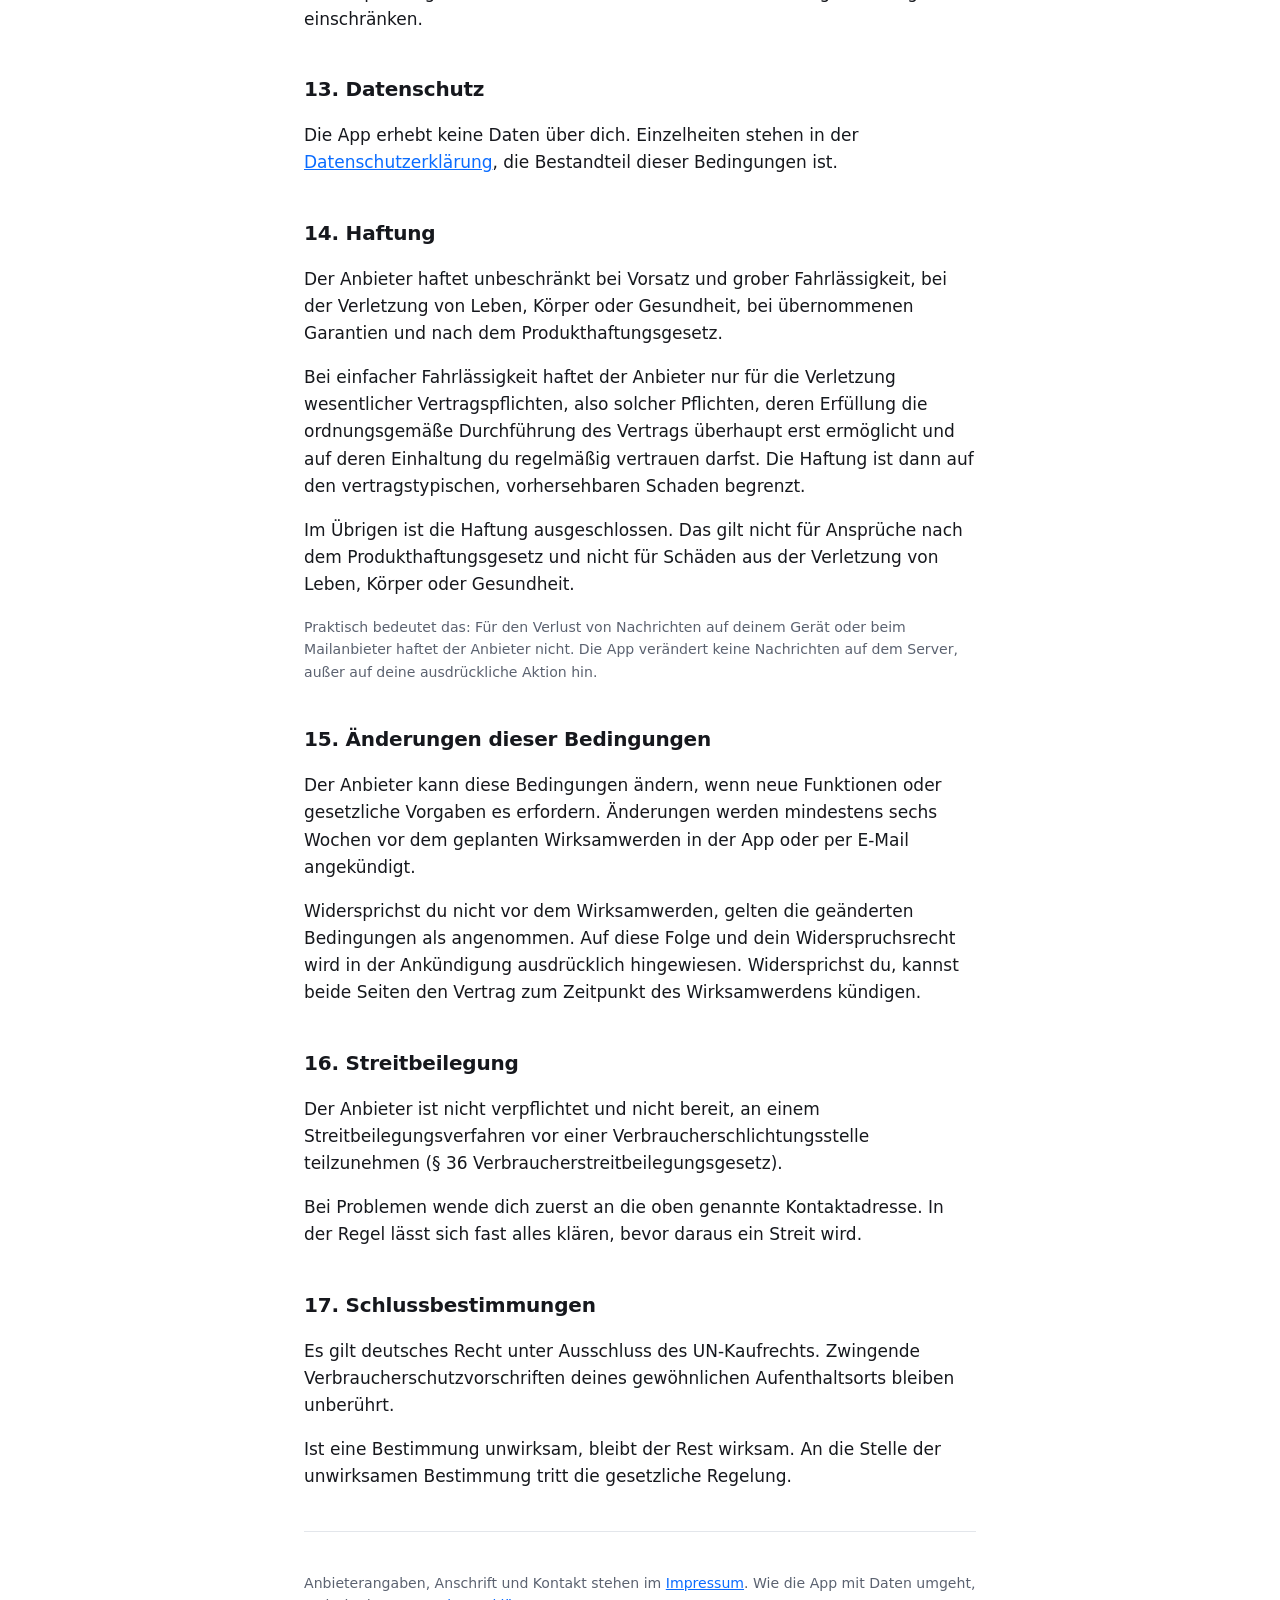
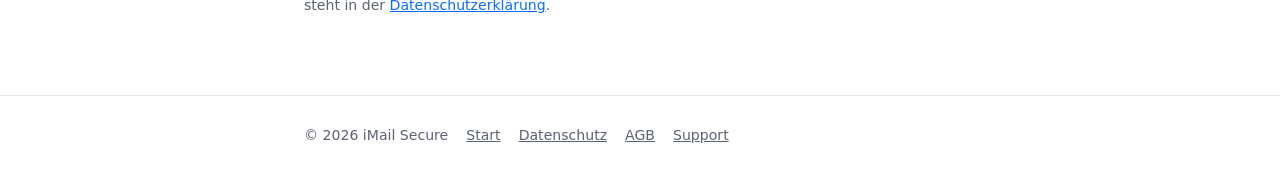
<file: terms.html>
<!doctype html>
<html lang="de">
<head>
<meta charset="utf-8">
<meta name="viewport" content="width=device-width, initial-scale=1">
<title>Nutzungsbedingungen — iMail Secure</title>
<meta name="description" content="Nutzungsbedingungen für die iOS-App iMail Secure: kostenlose Nutzung, Pro-Abo, Laufzeit, Kündigung, Widerrufsrecht und Lizenz des Quellcodes.">
<meta name="robots" content="index, follow">
<link rel="stylesheet" href="style.css">
<!-- Keine externen Ressourcen: keine Fonts, keine Skripte, keine Analytics. -->
<!--
  ENTWURF. Vor der App-Store-Einreichung anwaltlich prüfen lassen.
  Nach der Prüfung: <span class="badge">Entwurf</span> und den Hinweiskasten
  darunter entfernen. Preisangaben (1,99 €/Monat, 17,99 €/Jahr) müssen mit
  App Store Connect übereinstimmen.
-->
</head>
<body>

<header class="site">
  <div class="wrap">
    <a class="brand" href="index.html">iMail Secure</a>
    <nav>
      <a href="privacy.html">Datenschutz</a>
      <a href="terms.html">AGB</a>
      <a href="support.html">Support</a>
      <a href="privacy.html#impressum">Impressum</a>
    </nav>
  </div>
</header>

<main>
  <div class="wrap">

    <span class="badge">Entwurf</span>

    <h1>Nutzungsbedingungen</h1>
    <p class="muted small">Stand: 12. November 2026</p>

    <div class="card">
      <p style="margin:0">
        <strong>Hinweis:</strong> Dieser Text ist ein Entwurf und noch nicht
        anwaltlich geprüft. Er wird vor der Veröffentlichung der App im App Store
        durch eine juristisch geprüfte Fassung ersetzt. Bis dahin begründet er
        keine Ansprüche über das hinaus, was ohnehin gesetzlich gilt.
      </p>
    </div>

    <h2>1. Anbieter und Geltungsbereich</h2>
    <p>
      Diese Nutzungsbedingungen gelten für die iOS-App <em>iMail Secure</em>
      (im Folgenden „App") und für die über sie angebotenen Funktionen.
      Vertragspartner ist:
    </p>
    <p>
      Christian Renner<br>
      Steigerstr. 101b<br>
      06493 Harzgerode<br>
      Deutschland<br>
      E-Mail: <a href="mailto:chr.renner@mein.gmx">chr.renner@mein.gmx</a>
    </p>
    <p>
      Für den Bezug über den Apple App Store gelten zusätzlich die Bedingungen
      von Apple. Bei Widersprüchen gehen die zwingenden Vorschriften des
      Verbraucherrechts und die Regeln von Apple vor, soweit sie zwingend sind.
    </p>
    <p class="small muted">
      Die App richtet sich an Personen ab 16 Jahren. Für jüngere Personen ist
      eine Nutzung nur mit Einwilligung der Erziehungsberechtigten zulässig.
    </p>

    <h2>2. Vertragsgegenstand</h2>
    <p>
      iMail Secure ist ein E-Mail-Client für iOS. Die App verbindet sich direkt
      mit dem IMAP- und SMTP-Server, den du selbst einträgst. Es gibt kein
      Anbieter-Konto, keine Cloud und keine Server des Anbieters, über die
      Nachrichten laufen.
    </p>
    <p>
      Der Anbieter schuldet die Bereitstellung der App in der jeweils
      veröffentlichten Fassung. Einen Anspruch auf bestimmte künftige Funktionen
      gibt es nicht. Was die App kann, steht in der App-Store-Beschreibung und in
      der App selbst — nicht in Werbetexten Dritter.
    </p>

    <h2>3. Kostenlose Nutzung</h2>
    <p>Ohne Abonnement nutzbar sind insbesondere:</p>
    <ul>
      <li>ein E-Mail-Konto,</li>
      <li>Posteingang und alle Systemordner (Gesendet, Entwürfe, Papierkorb, Spam, Archiv),</li>
      <li>Lesen, Senden, Antworten und Weiterleiten,</li>
      <li>alle Datenschutzfunktionen: TLS ohne Downgrade, Zertifikat-Pinning,
          Text-zuerst-Anzeige, Blockieren externer Inhalte, Entfernen von
          Tracking-Parametern, Keychain-Speicherung.</li>
    </ul>
    <p class="ok">
      Die Datenschutzfunktionen sind in beiden Varianten identisch. Sie werden
      niemals Teil des kostenpflichtigen Angebots.
    </p>

    <h2>4. iMail Secure Pro</h2>
    <p>Das Abonnement <em>iMail Secure Pro</em> schaltet zusätzlich frei:</p>
    <ul>
      <li>beliebig viele E-Mail-Konten,</li>
      <li>alle Ordner des Servers einschließlich eigener Ordner,</li>
      <li>eigene Ordner anlegen, umbenennen und löschen,</li>
      <li>gemeinsamer Posteingang über mehrere Konten.</li>
    </ul>
    <p>
      Endet das Abonnement, wird nichts gelöscht. Zusätzliche Konten bleiben
      gespeichert und lesbar, werden aber nicht mehr synchronisiert. Ordner und
      Nachrichten bleiben erhalten; die App fällt auf den kostenlosen Umfang
      zurück.
    </p>

    <h2>5. Kostenlose Testphase</h2>
    <p>
      Für neue Abonnenten kann Apple eine kostenlose Testphase von sieben Tagen
      anbieten („Einführungsangebot"). Die Testphase wird von Apple verwaltet,
      nicht von der App. Sie gilt einmalig pro Apple-ID und nur, wenn Apple sie
      im Kaufdialog anzeigt.
    </p>
    <p>
      Wird das Abonnement nicht spätestens 24 Stunden vor Ablauf der Testphase
      gekündigt, geht es automatisch in ein kostenpflichtiges Abonnement über.
    </p>

    <h2>6. Preise und Zahlung</h2>
    <p>
      iMail Secure Pro kostet <strong>1,99 € pro Monat</strong> oder
      <strong>17,99 € pro Jahr</strong>. Alle Preise verstehen sich einschließlich
      der gesetzlichen Umsatzsteuer.
    </p>
    <p>
      Maßgeblich ist der Preis, den Apple im App Store vor dem Kauf anzeigt. Er
      kann je nach Land, Währung und Steuersatz abweichen. Apple kann Preise
      anpassen; über eine Erhöhung informiert Apple vorab, und ein bestehendes
      Abonnement verlängert sich nur, wenn du der Erhöhung zustimmst.
    </p>
    <p>
      Die Zahlung wird ausschließlich über deine Apple-ID abgewickelt. Der
      Anbieter erhält keine Zahlungsdaten, keine Rechnungsanschrift und keine
      Apple-ID. Rechnungen stellt Apple bereit.
    </p>

    <h2>7. Laufzeit und Kündigung</h2>
    <p>
      Das Abonnement verlängert sich automatisch um die gewählte Laufzeit
      (ein Monat oder ein Jahr), wenn es nicht vorher gekündigt wird. Die
      Kündigung ist jederzeit über die Abonnements in den Einstellungen deiner
      Apple-ID möglich:
    </p>
    <p class="small muted">
      iOS: Einstellungen → dein Name → Abonnements → iMail Secure Pro →
      Abonnement kündigen.
    </p>
    <p>
      Die Kündigung wirkt zum Ende der laufenden Periode. Bis dahin bleibt Pro
      aktiv. Eine anteilige Erstattung für bereits bezahlte Zeiträume erfolgt
      nicht; Erstattungsanträge bearbeitet Apple
      (<a href="https://reportaproblem.apple.com" rel="noopener noreferrer">reportaproblem.apple.com</a>).
    </p>
    <p>
      Das Recht beider Seiten, den Vertrag aus wichtigem Grund zu kündigen,
      bleibt unberührt. Ein wichtiger Grund liegt insbesondere vor, wenn du die
      App missbräuchlich nutzt oder Rechte Dritter verletzt.
    </p>

    <h2>8. Widerrufsrecht für Verbraucher</h2>
    <p>
      Verbrauchern steht bei Fernabsatzverträgen ein vierzehntägiges
      Widerrufsrecht zu. Der Vertrag kommt mit dem Anbieter zustande; die
      Zahlung wickelt Apple ab.
    </p>
    <p>
      Bei digitalen Inhalten erlischt das Widerrufsrecht, wenn der Anbieter mit
      der Ausführung begonnen hat, nachdem du ausdrücklich zugestimmt und zur
      Kenntnis genommen hast, dass du damit dein Widerrufsrecht verlierst
      (§ 356 Abs. 5 BGB). Diese Zustimmung erteilst du mit dem Kauf im App Store.
    </p>
    <p>
      Unabhängig davon kannst du dich für eine Erstattung an Apple wenden. Für
      die App selbst erhebt der Anbieter keine Zahlungen und führt keine
      Erstattungen durch.
    </p>

    <h2>9. Nutzungsrechte an der App</h2>
    <p>
      Du erhältst ein einfaches, nicht übertragbares Recht, die App auf
      Apple-Geräten zu nutzen, die du selbst kontrollierst, im Rahmen der Regeln
      des App Store. Das Recht endet, wenn du die App löschst oder das
      Abonnement endet; die kostenlose Nutzung bleibt davon unberührt.
    </p>
    <p>Nicht gestattet ist insbesondere:</p>
    <ul>
      <li>die App zu vervielfältigen, zu verkaufen oder unter einem anderen Namen
          zu verbreiten,</li>
      <li>Sicherheitsfunktionen zu umgehen oder zu manipulieren,</li>
      <li>die App für rechtswidrige Zwecke oder zum Versand unerwünschter
          Massen-E-Mails zu nutzen.</li>
    </ul>
    <p class="small muted">
      Zwingende gesetzliche Rechte, etwa nach § 69d UrhG, bleiben unberührt.
    </p>

    <h2>10. Quellcode</h2>
    <p>
      Der Quellcode der App ist öffentlich einsehbar unter
      <a href="https://github.com/christiandrenner-web/iMailSecure" rel="noopener noreferrer">github.com/christiandrenner-web/iMailSecure</a>.
      Er steht unter der <em>PolyForm Noncommercial 1.0.0</em>.
    </p>
    <p>
      Das ist <strong>kein Open Source</strong>. Lesen, Prüfen, Verändern und
      private Nutzung sind erlaubt; jede kommerzielle Nutzung durch Dritte ist
      untersagt. Für eine kommerzielle Lizenz wende dich an die oben genannte
      Adresse.
    </p>
    <p>
      Diese Lizenz betrifft den Quellcode. Für die Nutzung der im App Store
      bezogenen App gelten diese Nutzungsbedingungen.
    </p>

    <h2>11. Pflichten bei der Nutzung</h2>
    <ul>
      <li>Du bist für die richtigen Zugangsdaten deines Mailservers
          verantwortlich und dafür berechtigt, sie in der App zu speichern.</li>
      <li>Du beachtest die Bedingungen deines Mailanbieters.</li>
      <li>Du nutzt die App nicht, um Rechte Dritter zu verletzen, insbesondere
          nicht für Spam, Belästigung oder die Verbreitung rechtswidriger
          Inhalte.</li>
      <li>Du sicherst deine Daten selbst. Die App ist kein Backup; Nachrichten
          werden zur Anzeige nur im Arbeitsspeicher gehalten und bleiben
          maßgeblich auf dem Server.</li>
    </ul>

    <h2>12. Fremde Dienste und Verfügbarkeit</h2>
    <p>
      Die App funktioniert nur mit einem erreichbaren Mailserver deines
      Anbieters und mit den Diensten von Apple (App Store, StoreKit). Auf diese
      Dienste hat der Anbieter keinen Einfluss. Störungen dort sind keine
      Störungen der App.
    </p>
    <p>
      Der Anbieter bemüht sich um eine fehlerfreie App, schuldet aber keine
      ununterbrochene oder fehlerfreie Verfügbarkeit. Wartung, Weiterentwicklung
      und Anpassungen an neue iOS-Versionen können die Nutzung kurzzeitig
      einschränken.
    </p>

    <h2>13. Datenschutz</h2>
    <p>
      Die App erhebt keine Daten über dich. Einzelheiten stehen in der
      <a href="privacy.html">Datenschutzerklärung</a>, die Bestandteil dieser
      Bedingungen ist.
    </p>

    <h2>14. Haftung</h2>
    <p>
      Der Anbieter haftet unbeschränkt bei Vorsatz und grober Fahrlässigkeit,
      bei der Verletzung von Leben, Körper oder Gesundheit, bei übernommenen
      Garantien und nach dem Produkthaftungsgesetz.
    </p>
    <p>
      Bei einfacher Fahrlässigkeit haftet der Anbieter nur für die Verletzung
      wesentlicher Vertragspflichten, also solcher Pflichten, deren Erfüllung
      die ordnungsgemäße Durchführung des Vertrags überhaupt erst ermöglicht und
      auf deren Einhaltung du regelmäßig vertrauen darfst. Die Haftung ist dann
      auf den vertragstypischen, vorhersehbaren Schaden begrenzt.
    </p>
    <p>
      Im Übrigen ist die Haftung ausgeschlossen. Das gilt nicht für Ansprüche
      nach dem Produkthaftungsgesetz und nicht für Schäden aus der Verletzung
      von Leben, Körper oder Gesundheit.
    </p>
    <p class="small muted">
      Praktisch bedeutet das: Für den Verlust von Nachrichten auf deinem Gerät
      oder beim Mailanbieter haftet der Anbieter nicht. Die App verändert keine
      Nachrichten auf dem Server, außer auf deine ausdrückliche Aktion hin.
    </p>

    <h2>15. Änderungen dieser Bedingungen</h2>
    <p>
      Der Anbieter kann diese Bedingungen ändern, wenn neue Funktionen oder
      gesetzliche Vorgaben es erfordern. Änderungen werden mindestens sechs
      Wochen vor dem geplanten Wirksamwerden in der App oder per E-Mail
      angekündigt.
    </p>
    <p>
      Widersprichst du nicht vor dem Wirksamwerden, gelten die geänderten
      Bedingungen als angenommen. Auf diese Folge und dein Widerspruchsrecht
      wird in der Ankündigung ausdrücklich hingewiesen. Widersprichst du, kannst
      beide Seiten den Vertrag zum Zeitpunkt des Wirksamwerdens kündigen.
    </p>

    <h2>16. Streitbeilegung</h2>
    <p>
      Der Anbieter ist nicht verpflichtet und nicht bereit, an einem
      Streitbeilegungsverfahren vor einer Verbraucherschlichtungsstelle
      teilzunehmen (§ 36 Verbraucherstreitbeilegungsgesetz).
    </p>
    <p>
      Bei Problemen wende dich zuerst an die oben genannte Kontaktadresse. In der
      Regel lässt sich fast alles klären, bevor daraus ein Streit wird.
    </p>

    <h2>17. Schlussbestimmungen</h2>
    <p>
      Es gilt deutsches Recht unter Ausschluss des UN-Kaufrechts. Zwingende
      Verbraucherschutzvorschriften deines gewöhnlichen Aufenthaltsorts bleiben
      unberührt.
    </p>
    <p>
      Ist eine Bestimmung unwirksam, bleibt der Rest wirksam. An die Stelle der
      unwirksamen Bestimmung tritt die gesetzliche Regelung.
    </p>

    <hr>

    <p class="small muted">
      Anbieterangaben, Anschrift und Kontakt stehen im
      <a href="privacy.html#impressum">Impressum</a>. Wie die App mit Daten
      umgeht, steht in der <a href="privacy.html">Datenschutzerklärung</a>.
    </p>

  </div>
</main>

<footer class="site">
  <div class="wrap">
    <span>© 2026 iMail Secure</span>
    <a href="index.html">Start</a>
    <a href="privacy.html">Datenschutz</a>
    <a href="terms.html">AGB</a>
    <a href="support.html">Support</a>
  </div>
</footer>

</body>
</html>
</file>
<file: style.css>
:root {
  color-scheme: light dark;
  --bg: #ffffff;
  --fg: #16181d;
  --muted: #5b6270;
  --line: #e3e6eb;
  --accent: #0a6cff;
  --card: #f6f8fb;
  --ok: #128a4a;
  --warn: #a56100;
}

@media (prefers-color-scheme: dark) {
  :root {
    --bg: #0e1014;
    --fg: #e9ecf1;
    --muted: #9aa3b2;
    --line: #232830;
    --accent: #5b9bff;
    --card: #151920;
    --ok: #4cc98a;
    --warn: #e0a64a;
  }
}

* { box-sizing: border-box; }

html { -webkit-text-size-adjust: 100%; }

body {
  margin: 0;
  background: var(--bg);
  color: var(--fg);
  font-family: -apple-system, BlinkMacSystemFont, "Segoe UI", system-ui, sans-serif;
  font-size: 17px;
  line-height: 1.6;
}

.wrap {
  max-width: 720px;
  margin: 0 auto;
  padding: 0 24px;
}

header.site {
  border-bottom: 1px solid var(--line);
}

header.site .wrap {
  display: flex;
  align-items: center;
  gap: 16px;
  padding-top: 18px;
  padding-bottom: 18px;
}

.brand {
  font-weight: 700;
  font-size: 1.05rem;
  letter-spacing: .2px;
  color: var(--fg);
  text-decoration: none;
}

nav {
  margin-left: auto;
  display: flex;
  gap: 18px;
  flex-wrap: wrap;
}

nav a {
  color: var(--muted);
  text-decoration: none;
  font-size: .9rem;
}

nav a:hover, nav a:focus-visible { color: var(--accent); }

main { padding: 48px 0 64px; }

h1 {
  font-size: 2rem;
  line-height: 1.2;
  margin: 0 0 12px;
  letter-spacing: -.5px;
}

h2 {
  font-size: 1.25rem;
  margin: 40px 0 10px;
  letter-spacing: -.2px;
}

h3 { font-size: 1rem; margin: 24px 0 6px; }

p, li { color: var(--fg); }

.lead { font-size: 1.15rem; color: var(--muted); margin: 0 0 32px; }

a { color: var(--accent); }

ul { padding-left: 22px; }

li { margin: 6px 0; }

.card {
  background: var(--card);
  border: 1px solid var(--line);
  border-radius: 14px;
  padding: 20px 22px;
  margin: 24px 0;
}

.grid {
  display: grid;
  grid-template-columns: repeat(auto-fit, minmax(220px, 1fr));
  gap: 14px;
  margin: 24px 0;
}

.feature {
  border: 1px solid var(--line);
  border-radius: 12px;
  padding: 16px 18px;
}

.feature strong { display: block; margin-bottom: 4px; }

.feature span { color: var(--muted); font-size: .92rem; }

.badge {
  display: inline-block;
  font-size: .78rem;
  font-weight: 600;
  letter-spacing: .3px;
  text-transform: uppercase;
  color: var(--warn);
  border: 1px solid currentColor;
  border-radius: 999px;
  padding: 2px 10px;
  margin-bottom: 18px;
}

.ok { color: var(--ok); font-weight: 600; }

.muted { color: var(--muted); }

.small { font-size: .88rem; }

hr { border: 0; border-top: 1px solid var(--line); margin: 40px 0; }

footer.site {
  border-top: 1px solid var(--line);
  padding: 28px 0 48px;
  color: var(--muted);
  font-size: .88rem;
}

footer.site a { color: var(--muted); }

footer.site .wrap { display: flex; gap: 18px; flex-wrap: wrap; }

code {
  font-family: ui-monospace, SFMono-Regular, Menlo, monospace;
  font-size: .9em;
  background: var(--card);
  border: 1px solid var(--line);
  border-radius: 5px;
  padding: 1px 5px;
}

.placeholder {
  background: rgba(224, 166, 74, .18);
  border-bottom: 2px solid var(--warn);
  padding: 0 3px;
}
</file>
